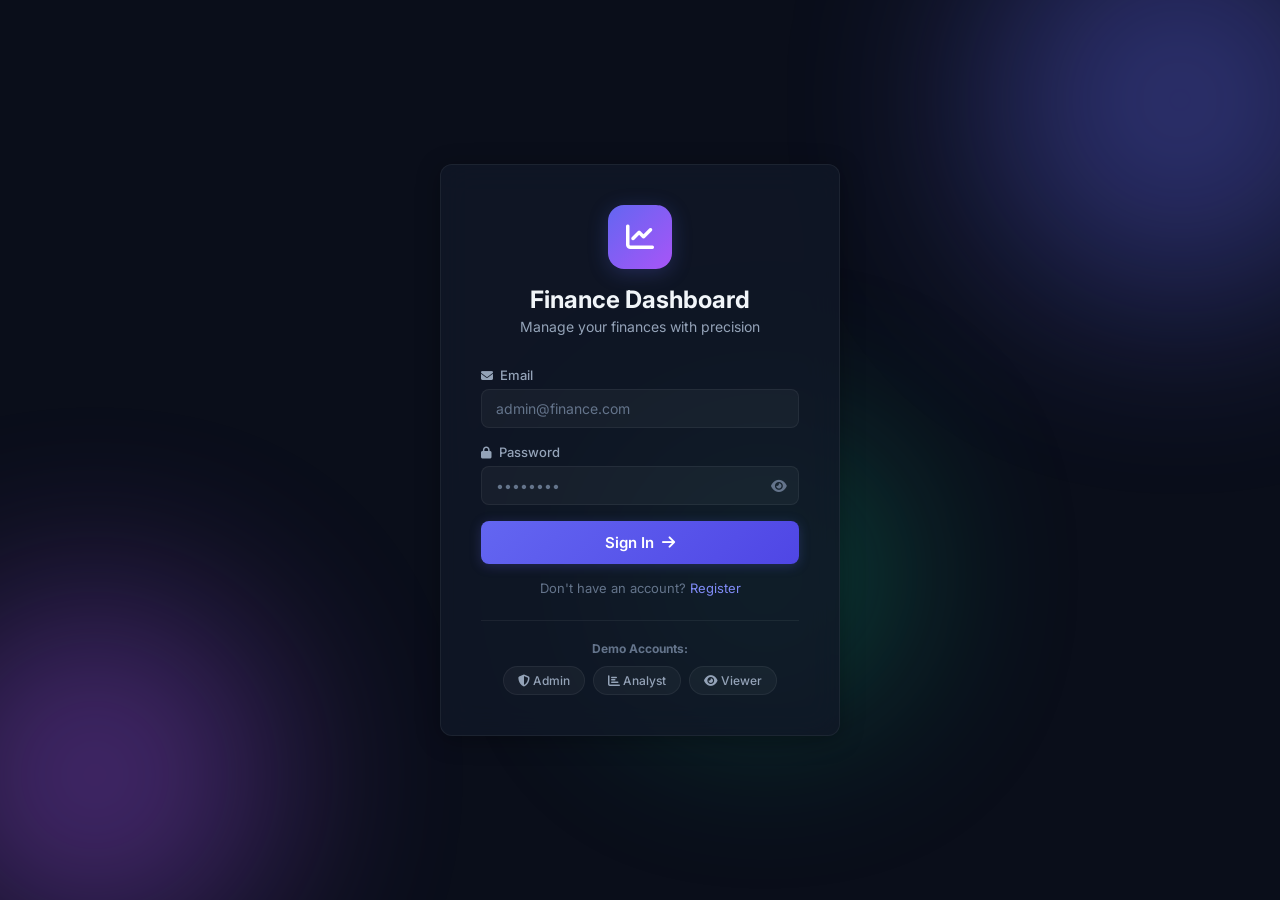
<file: src/main/resources/static/index.html>
<!DOCTYPE html>
<html lang="en">
<head>
    <meta charset="UTF-8">
    <meta name="viewport" content="width=device-width, initial-scale=1.0">
    <title>Finance Dashboard — Login</title>
    <link rel="preconnect" href="https://fonts.googleapis.com">
    <link href="https://fonts.googleapis.com/css2?family=Inter:wght@300;400;500;600;700;800&display=swap" rel="stylesheet">
    <link rel="stylesheet" href="https://cdnjs.cloudflare.com/ajax/libs/font-awesome/6.5.1/css/all.min.css">
    <link rel="stylesheet" href="css/style.css">
</head>
<body class="auth-page">
    <div class="auth-bg">
        <div class="auth-bg-shape shape-1"></div>
        <div class="auth-bg-shape shape-2"></div>
        <div class="auth-bg-shape shape-3"></div>
    </div>

    <div class="auth-container">
        <div class="auth-card glass">
            <div class="auth-header">
                <div class="auth-logo">
                    <i class="fas fa-chart-line"></i>
                </div>
                <h1>Finance Dashboard</h1>
                <p class="auth-subtitle">Manage your finances with precision</p>
            </div>

            <!-- Login Form -->
            <form id="loginForm" class="auth-form active">
                <div class="form-group">
                    <label for="loginEmail"><i class="fas fa-envelope"></i> Email</label>
                    <input type="email" id="loginEmail" placeholder="admin@finance.com" required>
                </div>
                <div class="form-group">
                    <label for="loginPassword"><i class="fas fa-lock"></i> Password</label>
                    <div class="password-wrapper">
                        <input type="password" id="loginPassword" placeholder="••••••••" required>
                        <button type="button" class="toggle-password" onclick="togglePassword('loginPassword', this)">
                            <i class="fas fa-eye"></i>
                        </button>
                    </div>
                </div>
                <button type="submit" class="btn btn-primary btn-full">
                    <span>Sign In</span>
                    <i class="fas fa-arrow-right"></i>
                </button>
                <p class="auth-switch">
                    Don't have an account? <a href="#" onclick="toggleAuth(event)">Register</a>
                </p>
            </form>

            <!-- Register Form -->
            <form id="registerForm" class="auth-form">
                <div class="form-group">
                    <label for="regName"><i class="fas fa-user"></i> Full Name</label>
                    <input type="text" id="regName" placeholder="John Doe" required>
                </div>
                <div class="form-group">
                    <label for="regEmail"><i class="fas fa-envelope"></i> Email</label>
                    <input type="email" id="regEmail" placeholder="john@example.com" required>
                </div>
                <div class="form-group">
                    <label for="regPassword"><i class="fas fa-lock"></i> Password</label>
                    <div class="password-wrapper">
                        <input type="password" id="regPassword" placeholder="Min 6 characters" required minlength="6">
                        <button type="button" class="toggle-password" onclick="togglePassword('regPassword', this)">
                            <i class="fas fa-eye"></i>
                        </button>
                    </div>
                </div>
                <button type="submit" class="btn btn-primary btn-full">
                    <span>Create Account</span>
                    <i class="fas fa-user-plus"></i>
                </button>
                <p class="auth-switch">
                    Already have an account? <a href="#" onclick="toggleAuth(event)">Sign In</a>
                </p>
            </form>

            <div id="authError" class="alert alert-error" style="display:none"></div>

            <div class="demo-credentials">
                <p><strong>Demo Accounts:</strong></p>
                <div class="demo-list">
                    <span class="demo-item" onclick="fillCredentials('admin@finance.com','admin123')">
                        <i class="fas fa-shield-halved"></i> Admin
                    </span>
                    <span class="demo-item" onclick="fillCredentials('analyst@finance.com','analyst123')">
                        <i class="fas fa-chart-bar"></i> Analyst
                    </span>
                    <span class="demo-item" onclick="fillCredentials('viewer@finance.com','viewer123')">
                        <i class="fas fa-eye"></i> Viewer
                    </span>
                </div>
            </div>
        </div>
    </div>

    <script src="js/api.js"></script>
    <script src="js/auth.js"></script>
</body>
</html>
</file>
<file: src/main/resources/static/css/style.css>
/* ═══════════════════════════════════════════════════════════════
   Finance Dashboard — Premium Dark Theme
   ═══════════════════════════════════════════════════════════════ */

:root {
    --bg-primary: #0a0e1a;
    --bg-secondary: #111827;
    --bg-card: rgba(17, 24, 39, 0.8);
    --bg-hover: rgba(99, 102, 241, 0.08);
    --border: rgba(255, 255, 255, 0.06);
    --border-active: rgba(99, 102, 241, 0.4);

    --text-primary: #f1f5f9;
    --text-secondary: #94a3b8;
    --text-muted: #64748b;

    --accent: #6366f1;
    --accent-light: #818cf8;
    --accent-glow: rgba(99, 102, 241, 0.25);

    --green: #10b981;
    --green-bg: rgba(16, 185, 129, 0.12);
    --red: #ef4444;
    --red-bg: rgba(239, 68, 68, 0.12);
    --blue: #3b82f6;
    --blue-bg: rgba(59, 130, 246, 0.12);
    --amber: #f59e0b;
    --amber-bg: rgba(245, 158, 11, 0.12);
    --purple: #a855f7;

    --radius: 12px;
    --radius-sm: 8px;
    --radius-lg: 16px;
    --shadow: 0 4px 24px rgba(0, 0, 0, 0.3);
    --transition: all 0.3s cubic-bezier(0.4, 0, 0.2, 1);

    --sidebar-width: 260px;
    --sidebar-collapsed: 72px;
}

/* ─── Role Themes ────────────────────────────────────────────── */
body.theme-admin {
    --accent: #a855f7;
    --accent-light: #c084fc;
    --accent-glow: rgba(168, 85, 247, 0.25);
}
body.theme-analyst {
    --accent: #3b82f6;
    --accent-light: #60a5fa;
    --accent-glow: rgba(59, 130, 246, 0.25);
}
body.theme-viewer {
    --accent: #10b981;
    --accent-light: #34d399;
    --accent-glow: rgba(16, 185, 129, 0.25);
}

* {
    margin: 0;
    padding: 0;
    box-sizing: border-box;
}

body {
    font-family: 'Inter', -apple-system, BlinkMacSystemFont, sans-serif;
    background: var(--bg-primary);
    color: var(--text-primary);
    min-height: 100vh;
    overflow-x: hidden;
    display: flex;
}

a { color: var(--accent-light); text-decoration: none; }
a:hover { color: var(--accent); }

/* ─── Glass Effect ───────────────────────────────────────────── */
.glass {
    background: var(--bg-card);
    border: 1px solid var(--border);
    backdrop-filter: blur(16px);
    -webkit-backdrop-filter: blur(16px);
    border-radius: var(--radius);
}

/* ─── Buttons ────────────────────────────────────────────────── */
.btn {
    display: inline-flex;
    align-items: center;
    gap: 8px;
    padding: 10px 20px;
    border: none;
    border-radius: var(--radius-sm);
    font-family: inherit;
    font-size: 14px;
    font-weight: 600;
    cursor: pointer;
    transition: var(--transition);
}
.btn-primary {
    background: linear-gradient(135deg, var(--accent), #4f46e5);
    color: white;
    box-shadow: 0 2px 12px var(--accent-glow);
}
.btn-primary:hover {
    transform: translateY(-1px);
    box-shadow: 0 4px 20px var(--accent-glow);
}
.btn-secondary {
    background: rgba(255,255,255,0.06);
    color: var(--text-secondary);
    border: 1px solid var(--border);
}
.btn-secondary:hover { background: rgba(255,255,255,0.1); }
.btn-full { width: 100%; justify-content: center; padding: 12px; font-size: 15px; }
.btn-sm { padding: 6px 12px; font-size: 12px; border-radius: 6px; }
.btn-icon {
    width: 32px; height: 32px; padding: 0; border: none; border-radius: 8px;
    display: inline-flex; align-items: center; justify-content: center;
    background: transparent; color: var(--text-muted); cursor: pointer;
    transition: var(--transition); font-size: 14px;
}
.btn-icon:hover { background: var(--bg-hover); color: var(--accent-light); }
.btn-icon.danger:hover { background: var(--red-bg); color: var(--red); }

/* ─── Form Elements ──────────────────────────────────────────── */
.form-group { margin-bottom: 16px; }
.form-group label {
    display: block;
    font-size: 13px;
    font-weight: 500;
    color: var(--text-secondary);
    margin-bottom: 6px;
}
.form-group label i { margin-right: 4px; font-size: 12px; }
.form-group input, .form-group select, .form-group textarea {
    width: 100%;
    padding: 10px 14px;
    background: rgba(255,255,255,0.04);
    border: 1px solid var(--border);
    border-radius: var(--radius-sm);
    color: var(--text-primary);
    font-family: inherit;
    font-size: 14px;
    transition: var(--transition);
    outline: none;
}
.form-group input:focus, .form-group select:focus, .form-group textarea:focus {
    border-color: var(--accent);
    box-shadow: 0 0 0 3px var(--accent-glow);
}
.form-group input::placeholder, .form-group textarea::placeholder {
    color: var(--text-muted);
}
.form-group select option { background: var(--bg-secondary); }
.form-row { display: grid; grid-template-columns: 1fr 1fr; gap: 16px; }
.password-wrapper { position: relative; }
.password-wrapper input { padding-right: 40px; }
.toggle-password {
    position: absolute; right: 8px; top: 50%; transform: translateY(-50%);
    background: none; border: none; color: var(--text-muted); cursor: pointer;
    padding: 4px; font-size: 14px;
}

/* ═══════════════════════════════════════════════════════════════
   AUTH PAGE
   ═══════════════════════════════════════════════════════════════ */
.auth-page {
    display: flex;
    align-items: center;
    justify-content: center;
    min-height: 100vh;
    position: relative;
    overflow: hidden;
}
.auth-bg {
    position: fixed;
    inset: 0;
    z-index: 0;
}
.auth-bg-shape {
    position: absolute;
    border-radius: 50%;
    filter: blur(100px);
    opacity: 0.4;
    animation: float 8s ease-in-out infinite;
}
.shape-1 {
    width: 400px; height: 400px;
    background: var(--accent);
    top: -100px; right: -100px;
    animation-delay: 0s;
}
.shape-2 {
    width: 350px; height: 350px;
    background: var(--purple);
    bottom: -50px; left: -80px;
    animation-delay: -3s;
}
.shape-3 {
    width: 250px; height: 250px;
    background: var(--green);
    top: 50%; left: 50%;
    animation-delay: -5s;
}
@keyframes float {
    0%, 100% { transform: translate(0, 0) scale(1); }
    33% { transform: translate(30px, -30px) scale(1.05); }
    66% { transform: translate(-20px, 20px) scale(0.95); }
}

.auth-container { position: relative; z-index: 1; width: 100%; max-width: 440px; padding: 20px; }
.auth-card {
    padding: 40px;
    box-shadow: var(--shadow);
    animation: slideUp 0.6s ease-out;
}
@keyframes slideUp {
    from { opacity: 0; transform: translateY(30px); }
    to { opacity: 1; transform: translateY(0); }
}
.auth-header { text-align: center; margin-bottom: 32px; }
.auth-logo {
    width: 64px; height: 64px;
    background: linear-gradient(135deg, var(--accent), var(--purple));
    border-radius: 16px;
    display: inline-flex; align-items: center; justify-content: center;
    font-size: 28px; color: white;
    margin-bottom: 16px;
    box-shadow: 0 4px 20px var(--accent-glow);
}
.auth-header h1 { font-size: 24px; font-weight: 700; margin-bottom: 4px; }
.auth-subtitle { color: var(--text-secondary); font-size: 14px; }
.auth-form { display: none; }
.auth-form.active { display: block; animation: fadeIn 0.3s ease; }
@keyframes fadeIn { from { opacity: 0; } to { opacity: 1; } }
.auth-switch {
    text-align: center;
    margin-top: 16px;
    font-size: 13px;
    color: var(--text-muted);
}
.demo-credentials {
    margin-top: 24px;
    padding-top: 20px;
    border-top: 1px solid var(--border);
    text-align: center;
}
.demo-credentials p { font-size: 12px; color: var(--text-muted); margin-bottom: 10px; }
.demo-list { display: flex; gap: 8px; justify-content: center; }
.demo-item {
    padding: 6px 14px;
    border-radius: 20px;
    font-size: 12px;
    font-weight: 500;
    background: rgba(255,255,255,0.04);
    border: 1px solid var(--border);
    color: var(--text-secondary);
    cursor: pointer;
    transition: var(--transition);
}
.demo-item:hover {
    background: var(--accent-glow);
    border-color: var(--accent);
    color: var(--accent-light);
}

.alert {
    padding: 10px 14px;
    border-radius: var(--radius-sm);
    font-size: 13px;
    margin-top: 16px;
}
.alert-error {
    background: var(--red-bg);
    color: var(--red);
    border: 1px solid rgba(239, 68, 68, 0.2);
}

/* ═══════════════════════════════════════════════════════════════
   SIDEBAR
   ═══════════════════════════════════════════════════════════════ */
.sidebar {
    position: fixed;
    left: 0; top: 0;
    width: var(--sidebar-width);
    height: 100vh;
    background: var(--bg-secondary);
    border-right: 1px solid var(--border);
    display: flex;
    flex-direction: column;
    z-index: 100;
    transition: var(--transition);
}
.sidebar.collapsed { width: var(--sidebar-collapsed); }
.sidebar.collapsed .sidebar-logo span,
.sidebar.collapsed .nav-item span,
.sidebar.collapsed .user-details,
.sidebar.collapsed .btn-logout span { display: none; }
.sidebar.collapsed .sidebar-toggle i { transform: rotate(180deg); }

.sidebar-header {
    display: flex;
    align-items: center;
    justify-content: space-between;
    padding: 20px 16px;
    border-bottom: 1px solid var(--border);
}
.sidebar-logo {
    display: flex;
    align-items: center;
    gap: 10px;
    font-size: 20px;
    font-weight: 700;
    color: var(--text-primary);
}
.sidebar-logo i {
    color: var(--accent-light);
    font-size: 22px;
}
.sidebar-toggle {
    background: none; border: none; color: var(--text-muted);
    cursor: pointer; padding: 4px; font-size: 16px;
    transition: var(--transition);
}
.sidebar-toggle:hover { color: var(--accent-light); }

.sidebar-nav {
    flex: 1;
    padding: 12px 8px;
    display: flex;
    flex-direction: column;
    gap: 4px;
}
.nav-item {
    display: flex;
    align-items: center;
    gap: 12px;
    padding: 12px 16px;
    border-radius: var(--radius-sm);
    color: var(--text-secondary);
    font-size: 14px;
    font-weight: 500;
    transition: var(--transition);
    text-decoration: none;
}
.nav-item:hover { background: var(--bg-hover); color: var(--text-primary); }
.nav-item.active {
    background: linear-gradient(135deg, rgba(99,102,241,0.15), rgba(99,102,241,0.05));
    color: var(--accent-light);
    border: 1px solid rgba(99,102,241,0.2);
}
.nav-item i { width: 20px; text-align: center; font-size: 16px; }

.sidebar-footer {
    padding: 16px;
    border-top: 1px solid var(--border);
}
.user-info {
    display: flex;
    align-items: center;
    gap: 10px;
    margin-bottom: 12px;
}
.user-avatar {
    width: 36px; height: 36px;
    border-radius: 10px;
    background: linear-gradient(135deg, var(--accent), var(--purple));
    display: flex; align-items: center; justify-content: center;
    font-weight: 700; font-size: 14px; color: white;
    flex-shrink: 0;
}
.user-name { font-size: 13px; font-weight: 600; display: block; }
.user-role {
    font-size: 11px;
    color: var(--accent-light);
    background: var(--accent-glow);
    padding: 2px 8px;
    border-radius: 4px;
    display: inline-block;
    margin-top: 2px;
}
.btn-logout {
    width: 100%;
    display: flex;
    align-items: center;
    gap: 10px;
    padding: 10px 16px;
    border-radius: var(--radius-sm);
    background: rgba(239,68,68,0.08);
    border: 1px solid rgba(239,68,68,0.15);
    color: var(--red);
    font-family: inherit;
    font-size: 13px;
    font-weight: 500;
    cursor: pointer;
    transition: var(--transition);
}
.btn-logout:hover { background: rgba(239,68,68,0.15); }

/* ═══════════════════════════════════════════════════════════════
   MAIN CONTENT
   ═══════════════════════════════════════════════════════════════ */
.main-content {
    margin-left: var(--sidebar-width);
    flex: 1;
    min-height: 100vh;
    transition: var(--transition);
    padding: 0 24px 24px;
}
.sidebar.collapsed ~ .main-content { margin-left: var(--sidebar-collapsed); }

.top-header {
    display: flex;
    align-items: center;
    justify-content: space-between;
    padding: 20px 0;
    border-bottom: 1px solid var(--border);
    margin-bottom: 24px;
    position: sticky;
    top: 0;
    background: var(--bg-primary);
    z-index: 50;
}
.mobile-menu { display: none; background: none; border: none; color: var(--text-primary); font-size: 20px; cursor: pointer; }
.header-title h2 { font-size: 22px; font-weight: 700; }
.header-title p { font-size: 13px; color: var(--text-muted); margin-top: 2px; }
.header-date {
    display: flex; align-items: center; gap: 8px;
    font-size: 13px; color: var(--text-secondary);
    background: rgba(255,255,255,0.04);
    padding: 8px 16px;
    border-radius: var(--radius-sm);
    border: 1px solid var(--border);
}

/* Pages */
.page { display: none; animation: fadeIn 0.4s ease; }
.page.active { display: block; }

/* ═══════════════════════════════════════════════════════════════
   SUMMARY CARDS
   ═══════════════════════════════════════════════════════════════ */
.summary-cards {
    display: grid;
    grid-template-columns: repeat(4, 1fr);
    gap: 16px;
    margin-bottom: 24px;
}
/* ─── Role Banners ───────────────────────────────────────────── */
.role-banner {
    margin-bottom: 24px;
    border-radius: var(--radius);
    padding: 2px;
    background: linear-gradient(135deg, var(--accent), transparent);
    animation: fadeIn 0.6s ease;
}
.banner-glass {
    background: var(--bg-card);
    padding: 20px 24px;
    border-radius: calc(var(--radius) - 2px);
    backdrop-filter: blur(16px);
}
.banner-glass h3 {
    font-size: 18px;
    font-weight: 700;
    color: var(--accent-light);
    margin-bottom: 4px;
    display: flex; align-items: center; gap: 8px;
}
.banner-glass p {
    font-size: 14px;
    color: var(--text-secondary);
}
.summary-card {
    padding: 20px;
    border-radius: var(--radius);
    display: flex;
    align-items: center;
    gap: 16px;
    border: 1px solid var(--border);
    transition: var(--transition);
    background: var(--bg-card);
}
.summary-card:hover { transform: translateY(-2px); box-shadow: var(--shadow); }
.card-icon {
    width: 48px; height: 48px;
    border-radius: 12px;
    display: flex; align-items: center; justify-content: center;
    font-size: 20px;
    flex-shrink: 0;
}
.card-income .card-icon { background: var(--green-bg); color: var(--green); }
.card-expense .card-icon { background: var(--red-bg); color: var(--red); }
.card-balance .card-icon { background: var(--blue-bg); color: var(--blue); }
.card-records .card-icon { background: var(--amber-bg); color: var(--amber); }
.card-label { display: block; font-size: 12px; color: var(--text-muted); font-weight: 500; text-transform: uppercase; letter-spacing: 0.5px; }
.card-value { display: block; font-size: 22px; font-weight: 700; margin-top: 4px; }

/* ─── Charts ─────────────────────────────────────────────────── */
.charts-row {
    display: grid;
    grid-template-columns: 3fr 2fr;
    gap: 16px;
    margin-bottom: 24px;
}
.chart-card { padding: 20px; }
.chart-card h3 {
    font-size: 15px; font-weight: 600;
    margin-bottom: 16px; color: var(--text-secondary);
}
.chart-card h3 i { margin-right: 8px; color: var(--accent-light); }
.chart-container { position: relative; height: 280px; }

/* ─── Recent Activity ────────────────────────────────────────── */
.recent-activity { padding: 20px; }
.recent-activity h3 {
    font-size: 15px; font-weight: 600;
    margin-bottom: 16px; color: var(--text-secondary);
}
.recent-activity h3 i { margin-right: 8px; color: var(--accent-light); }
.activity-list { display: flex; flex-direction: column; gap: 8px; }
.activity-item {
    display: flex;
    align-items: center;
    justify-content: space-between;
    padding: 12px 16px;
    border-radius: var(--radius-sm);
    background: rgba(255,255,255,0.02);
    border: 1px solid var(--border);
    transition: var(--transition);
}
.activity-item:hover { background: var(--bg-hover); }
.activity-left { display: flex; align-items: center; gap: 12px; }
.activity-icon {
    width: 36px; height: 36px;
    border-radius: 8px;
    display: flex; align-items: center; justify-content: center;
    font-size: 14px;
}
.activity-icon.income { background: var(--green-bg); color: var(--green); }
.activity-icon.expense { background: var(--red-bg); color: var(--red); }
.activity-desc { font-size: 13px; font-weight: 500; }
.activity-cat { font-size: 11px; color: var(--text-muted); }
.activity-amount { font-size: 14px; font-weight: 700; }
.activity-amount.income { color: var(--green); }
.activity-amount.expense { color: var(--red); }
.activity-date { font-size: 11px; color: var(--text-muted); text-align: right; min-width: 80px; }

/* ═══════════════════════════════════════════════════════════════
   DATA TABLE
   ═══════════════════════════════════════════════════════════════ */
.page-actions { margin-bottom: 16px; }
.filters-bar {
    display: flex;
    align-items: center;
    justify-content: space-between;
    padding: 12px 16px;
    gap: 12px;
    flex-wrap: wrap;
}
.filter-group {
    display: flex;
    align-items: center;
    gap: 10px;
    flex-wrap: wrap;
}
.filter-group input, .filter-group select {
    padding: 8px 12px;
    background: rgba(255,255,255,0.04);
    border: 1px solid var(--border);
    border-radius: 6px;
    color: var(--text-primary);
    font-family: inherit;
    font-size: 13px;
    outline: none;
    transition: var(--transition);
    min-width: 130px;
}
.filter-group input:focus, .filter-group select:focus {
    border-color: var(--accent);
}
.filter-group select option { background: var(--bg-secondary); }

.data-table { padding: 0; overflow: hidden; }
.data-table table { width: 100%; border-collapse: collapse; }
.data-table th {
    padding: 14px 16px;
    text-align: left;
    font-size: 12px;
    font-weight: 600;
    color: var(--text-muted);
    text-transform: uppercase;
    letter-spacing: 0.5px;
    background: rgba(255,255,255,0.02);
    border-bottom: 1px solid var(--border);
}
.data-table td {
    padding: 12px 16px;
    font-size: 13px;
    border-bottom: 1px solid var(--border);
    color: var(--text-secondary);
}
.data-table tr:last-child td { border-bottom: none; }
.data-table tr:hover td { background: var(--bg-hover); }
.loading-cell { text-align: center; padding: 40px !important; color: var(--text-muted); }

.badge {
    display: inline-block;
    padding: 4px 10px;
    border-radius: 20px;
    font-size: 11px;
    font-weight: 600;
    text-transform: uppercase;
    letter-spacing: 0.3px;
}
.badge-income { background: var(--green-bg); color: var(--green); }
.badge-expense { background: var(--red-bg); color: var(--red); }
.badge-active { background: var(--green-bg); color: var(--green); }
.badge-inactive { background: var(--red-bg); color: var(--red); }
.badge-admin { background: rgba(168,85,247,0.12); color: var(--purple); }
.badge-analyst { background: var(--blue-bg); color: var(--blue); }
.badge-viewer { background: var(--amber-bg); color: var(--amber); }

.amount-income { color: var(--green); font-weight: 600; }
.amount-expense { color: var(--red); font-weight: 600; }

.pagination {
    display: flex;
    align-items: center;
    justify-content: center;
    gap: 6px;
    padding: 16px;
    border-top: 1px solid var(--border);
}
.pagination button {
    padding: 6px 12px;
    border: 1px solid var(--border);
    border-radius: 6px;
    background: transparent;
    color: var(--text-secondary);
    font-family: inherit;
    font-size: 13px;
    cursor: pointer;
    transition: var(--transition);
}
.pagination button:hover { background: var(--bg-hover); }
.pagination button.active {
    background: var(--accent);
    color: white;
    border-color: var(--accent);
}
.pagination button:disabled { opacity: 0.3; cursor: not-allowed; }

/* ═══════════════════════════════════════════════════════════════
   MODAL
   ═══════════════════════════════════════════════════════════════ */
.modal-overlay {
    display: none;
    position: fixed;
    inset: 0;
    background: rgba(0, 0, 0, 0.6);
    backdrop-filter: blur(4px);
    z-index: 200;
    align-items: center;
    justify-content: center;
    padding: 20px;
}
.modal-overlay.active { display: flex; animation: fadeIn 0.2s ease; }
.modal {
    width: 100%;
    max-width: 520px;
    padding: 28px;
    box-shadow: 0 8px 40px rgba(0,0,0,0.4);
    animation: slideUp 0.3s ease;
}
.modal-header {
    display: flex;
    align-items: center;
    justify-content: space-between;
    margin-bottom: 20px;
}
.modal-header h3 { font-size: 18px; font-weight: 600; }
.modal-header h3 i { margin-right: 8px; color: var(--accent-light); }
.modal-close {
    background: none; border: none; color: var(--text-muted);
    font-size: 18px; cursor: pointer; padding: 4px;
    transition: var(--transition);
}
.modal-close:hover { color: var(--red); }
.modal-actions {
    display: flex;
    gap: 10px;
    justify-content: flex-end;
    margin-top: 20px;
    padding-top: 16px;
    border-top: 1px solid var(--border);
}

/* ═══════════════════════════════════════════════════════════════
   TOAST
   ═══════════════════════════════════════════════════════════════ */
.toast-container {
    position: fixed;
    bottom: 24px; right: 24px;
    z-index: 999;
    display: flex;
    flex-direction: column-reverse;
    gap: 8px;
}
.toast {
    padding: 12px 20px;
    border-radius: var(--radius-sm);
    font-size: 13px;
    font-weight: 500;
    display: flex;
    align-items: center;
    gap: 10px;
    box-shadow: var(--shadow);
    animation: toastIn 0.3s ease;
    min-width: 280px;
}
.toast.success { background: var(--green); color: white; }
.toast.error { background: var(--red); color: white; }
.toast.info { background: var(--accent); color: white; }
@keyframes toastIn {
    from { opacity: 0; transform: translateX(40px); }
    to { opacity: 1; transform: translateX(0); }
}

/* ─── Loading Spinner ────────────────────────────────────────── */
.loading-spinner {
    text-align: center;
    padding: 40px;
    color: var(--text-muted);
    font-size: 14px;
}

/* ═══════════════════════════════════════════════════════════════
   RESPONSIVE
   ═══════════════════════════════════════════════════════════════ */
@media (max-width: 1024px) {
    .summary-cards { grid-template-columns: repeat(2, 1fr); }
    .charts-row { grid-template-columns: 1fr; }
}
@media (max-width: 768px) {
    .sidebar {
        transform: translateX(-100%);
        box-shadow: 4px 0 20px rgba(0,0,0,0.3);
    }
    .sidebar.mobile-open { transform: translateX(0); }
    .main-content { margin-left: 0; }
    .mobile-menu { display: block; }
    .summary-cards { grid-template-columns: 1fr 1fr; }
    .form-row { grid-template-columns: 1fr; }
    .filters-bar { flex-direction: column; align-items: stretch; }
    .filter-group { flex-wrap: wrap; }
}
@media (max-width: 480px) {
    .summary-cards { grid-template-columns: 1fr; }
}
</file>
